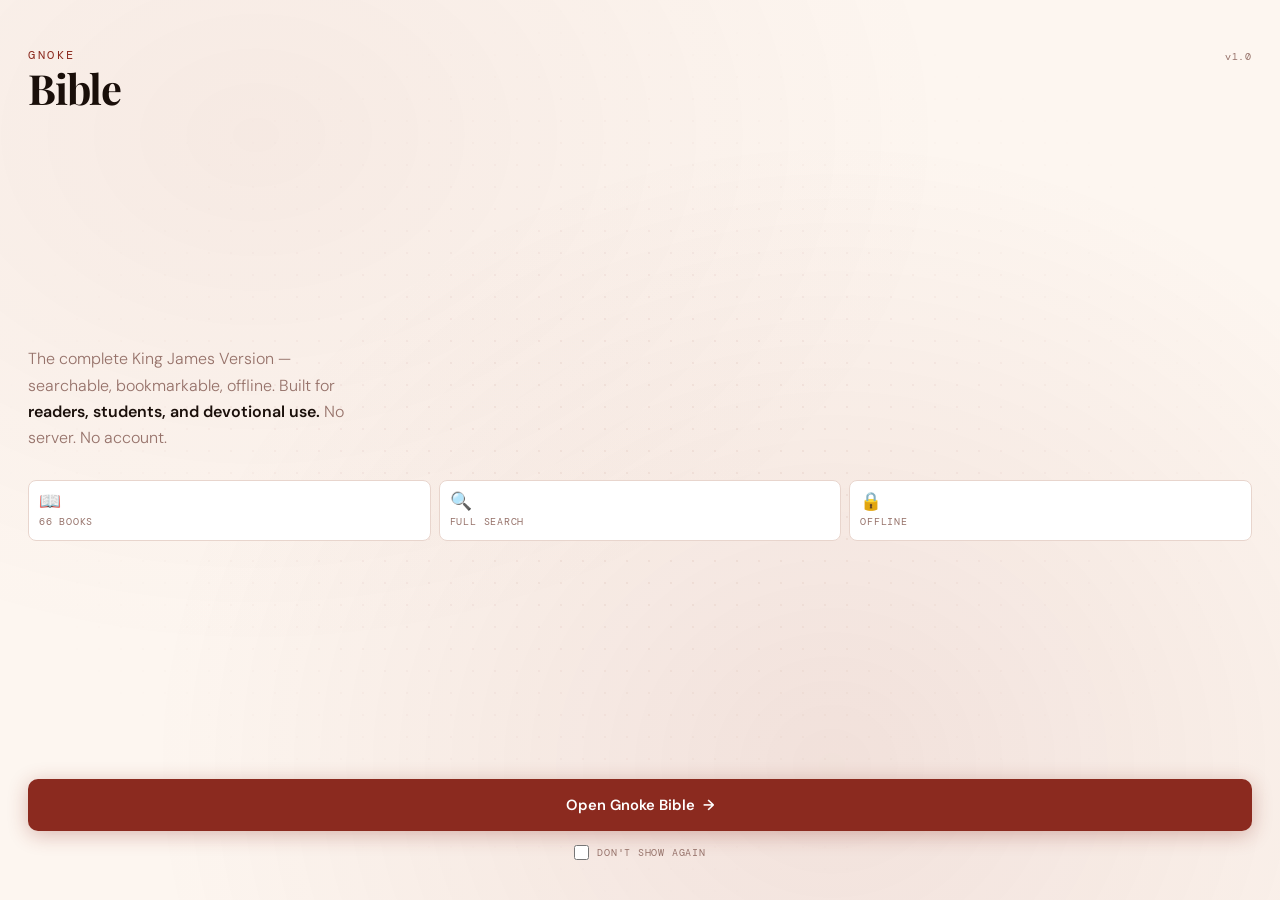
<file: index.html>
<!DOCTYPE html>
<html lang="en">
<head>
  <meta charset="UTF-8" />
  <meta name="viewport" content="width=device-width, initial-scale=1.0, viewport-fit=cover" />
  <title>Gnoke Bible</title>

  <link rel="preconnect" href="https://fonts.googleapis.com" />
  <link rel="preconnect" href="https://fonts.gstatic.com" crossorigin />
  <link href="https://fonts.googleapis.com/css2?family=DM+Mono:wght@400;500&family=Playfair+Display:wght@700&family=DM+Sans:wght@300;400;600&display=swap" rel="stylesheet" />

  <link rel="icon"             type="image/png" href="global.png" />
  <link rel="apple-touch-icon" href="global.png" />
  <link rel="manifest"         href="manifest.json" />

  <!-- Anti-FOUC: apply saved theme before first paint -->
  <script>
    (function(){
      var t = localStorage.getItem('gnoke_bible_theme');
      if (t) document.documentElement.setAttribute('data-theme', t);
    })();
  </script>

  <script>
    if ('serviceWorker' in navigator) {
      navigator.serviceWorker.register('sw.js');
    }
  </script>

  <style>
    *, *::before, *::after { box-sizing: border-box; margin: 0; padding: 0; }

    :root {
      --accent:  #8b2a1f;
      --bg:      #fdf6f0;
      --text:    #1a0f0a;
      --muted:   #96726a;
      --surface: #ffffff;
      --border:  #e8d5cd;

      --font-sans:    'DM Sans', sans-serif;
      --font-mono:    'DM Mono', monospace;
      --font-display: 'Playfair Display', serif;
    }

    [data-theme="dark"] {
      --bg:      #130806;
      --text:    #f0e6e2;
      --muted:   #96726a;
      --surface: #1e0f0a;
      --border:  #3d1a14;
    }

    html, body {
      width: 100%; height: 100dvh;
      background: var(--bg); color: var(--text);
      font-family: var(--font-sans);
      -webkit-font-smoothing: antialiased;
      overflow: hidden;
      transition: background .2s;
    }

    /* ── Ambient glow ── */
    .bg-layer {
      position: fixed; inset: 0; z-index: 0; pointer-events: none;
      background:
        radial-gradient(ellipse at 65% 85%, rgba(139,42,31,0.10) 0%, transparent 58%),
        radial-gradient(ellipse at 20% 15%, rgba(139,42,31,0.06) 0%, transparent 48%);
    }

    /* ── Parchment texture dots ── */
    .bg-dots {
      position: fixed; inset: 0; z-index: 0; pointer-events: none;
      background-image: radial-gradient(circle, rgba(139,42,31,0.06) 1px, transparent 1px);
      background-size: 22px 22px;
      mask-image: radial-gradient(ellipse at 50% 50%, black 20%, transparent 72%);
      -webkit-mask-image: radial-gradient(ellipse at 50% 50%, black 20%, transparent 72%);
    }

    /* ── Layout ── */
    .page {
      position: relative; z-index: 1;
      width: 100%; height: 100dvh;
      display: flex; flex-direction: column;
      justify-content: space-between;
      padding: 48px 28px 40px;
    }

    /* ── Version stamp ── */
    .version {
      position: absolute; top: 50px; right: 28px;
      font-family: var(--font-mono);
      font-size: .62rem; letter-spacing: .08em; color: var(--muted);
      opacity: 0; animation: up .5s ease .05s forwards;
    }

    /* ── TOP: Brand ── */
    .top {
      display: flex; flex-direction: column; gap: 4px;
      opacity: 0; animation: up .5s ease .1s forwards;
    }
    .gnoke-label {
      font-family: var(--font-mono);
      font-size: .72rem; letter-spacing: .22em;
      text-transform: uppercase; color: var(--accent);
    }
    .app-name {
      font-family: var(--font-display);
      font-size: 2.6rem; font-weight: 700;
      letter-spacing: -.03em; line-height: 1; color: var(--text);
    }

    /* ── MID: Description + Pillars ── */
    .mid {
      display: flex; flex-direction: column; gap: 28px;
      opacity: 0; animation: up .5s ease .25s forwards;
    }
    .desc {
      font-size: 1rem; font-weight: 300;
      color: var(--muted); line-height: 1.65; max-width: 320px;
    }
    .desc strong { color: var(--text); font-weight: 600; }

    .pillars { display: flex; gap: 8px; }
    .pillar {
      flex: 1; background: var(--surface);
      border: 1px solid var(--border); border-radius: 8px;
      padding: 12px 10px;
      display: flex; flex-direction: column; gap: 5px;
    }
    .pillar-icon  { font-size: 1.1rem; line-height: 1; }
    .pillar-label {
      font-family: var(--font-mono);
      font-size: .6rem; letter-spacing: .08em;
      text-transform: uppercase; color: var(--muted);
    }

    /* ── BOTTOM: CTA + Skip row ── */
    .bottom {
      display: flex; flex-direction: column; gap: 14px;
      opacity: 0; animation: up .5s ease .4s forwards;
    }
    .enter-btn {
      display: flex; align-items: center;
      justify-content: center; gap: 8px;
      width: 100%; padding: 16px;
      background: var(--accent); color: #fff;
      font-family: var(--font-sans);
      font-size: .92rem; font-weight: 600;
      border: none; border-radius: 10px;
      cursor: pointer; text-decoration: none;
      transition: opacity .15s, transform .15s;
      box-shadow: 0 4px 20px rgba(139,42,31,.30);
    }
    .enter-btn:active { opacity: .88; transform: scale(.98); }
    .arrow { transition: transform .2s; display: inline-block; }
    .enter-btn:hover .arrow { transform: translateX(4px); }

    .skip-row {
      display: flex; align-items: center;
      justify-content: center; gap: 8px;
    }
    .skip-row input {
      width: 15px; height: 15px;
      accent-color: var(--accent); cursor: pointer;
    }
    .skip-row label {
      font-family: var(--font-mono);
      font-size: .62rem; letter-spacing: .08em;
      text-transform: uppercase; color: var(--muted);
      cursor: pointer; user-select: none;
    }

    /* ── Animations ── */
    body.out { animation: fadeOut .28s ease forwards; }
    @keyframes fadeOut { to { opacity: 0; } }
    @keyframes up {
      from { opacity: 0; transform: translateY(12px); }
      to   { opacity: 1; transform: translateY(0); }
    }
  </style>
</head>
<body>

<div class="bg-layer"></div>
<div class="bg-dots"></div>
<span class="version">v1.0</span>

<div class="page">

  <div class="top">
    <span class="gnoke-label">Gnoke</span>
    <span class="app-name">Bible</span>
  </div>

  <div class="mid">
    <p class="desc">
      The complete King James Version — searchable, bookmarkable, offline.
      Built for <strong>readers, students, and devotional use.</strong>
      No server. No account.
    </p>
    <div class="pillars">
      <div class="pillar">
        <span class="pillar-icon">📖</span>
        <span class="pillar-label">66 Books</span>
      </div>
      <div class="pillar">
        <span class="pillar-icon">🔍</span>
        <span class="pillar-label">Full Search</span>
      </div>
      <div class="pillar">
        <span class="pillar-icon">🔒</span>
        <span class="pillar-label">Offline</span>
      </div>
    </div>
  </div>

  <div class="bottom">
    <!--
      Always links to the specific first HTML file — not just "main/".
      Template 2 is an MPA: folder-only links break on most static servers.
    -->
    <a class="enter-btn" href="main/read.html" onclick="go(event)">
      Open Gnoke Bible <span class="arrow">→</span>
    </a>
    <div class="skip-row">
      <input type="checkbox" id="skip" />
      <label for="skip">Don't show again</label>
    </div>
  </div>

</div>

<script>
  const KEY = 'gnoke_bible_skip_intro';

  if (localStorage.getItem(KEY) === '1') {
    window.location.replace('main/read.html');
  }

  function go(e) {
    e.preventDefault();
    if (document.getElementById('skip').checked) {
      localStorage.setItem(KEY, '1');
    }
    document.body.classList.add('out');
    setTimeout(() => { window.location.href = 'main/read.html'; }, 280);
  }
</script>
</body>
</html>
</file>
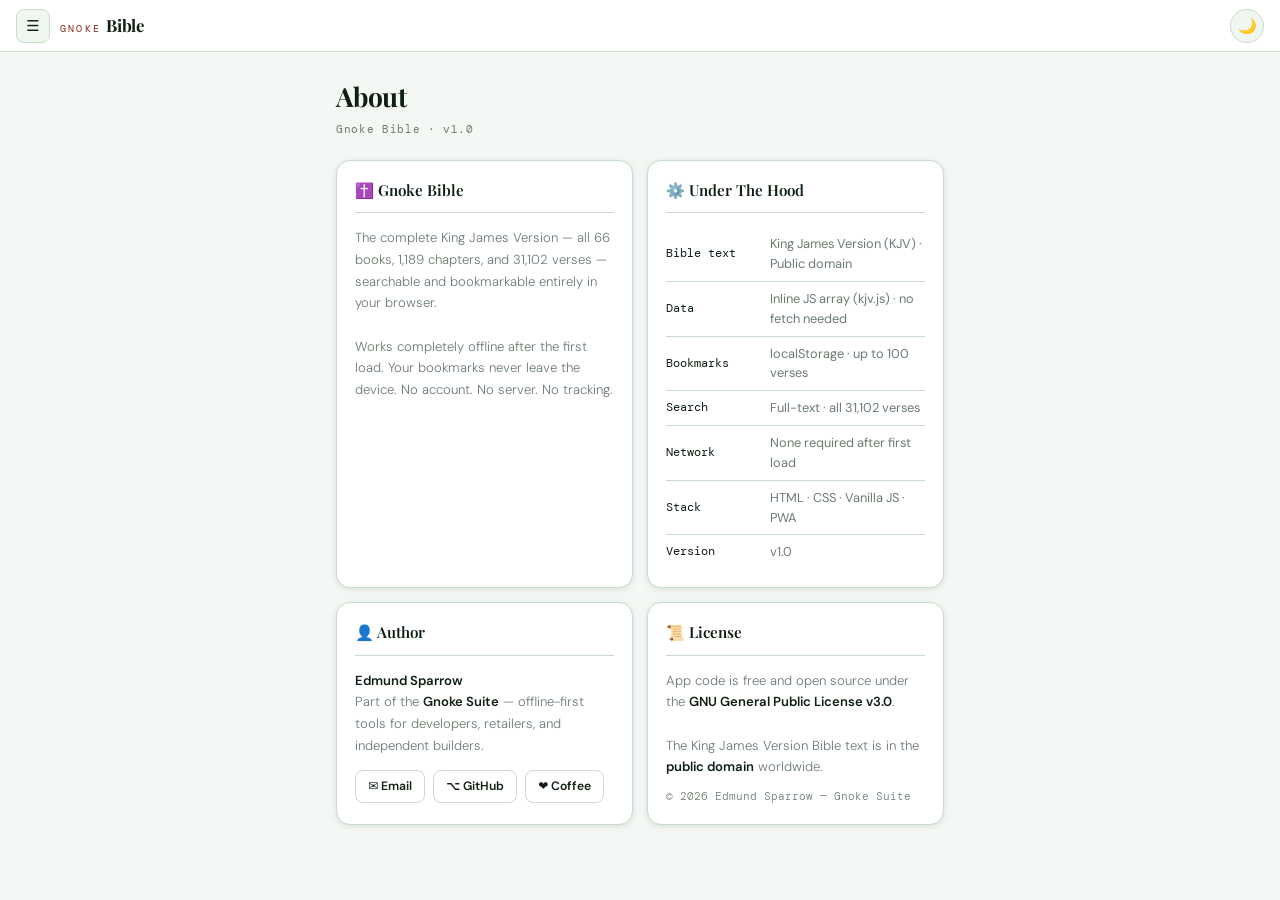
<file: main/about.html>
<!DOCTYPE html>
<html lang="en">
<head>
  <meta charset="UTF-8" />
  <meta name="viewport" content="width=device-width, initial-scale=1.0, viewport-fit=cover" />
  <title>About — Gnoke Bible</title>
  <link rel="preconnect" href="https://fonts.googleapis.com" />
  <link rel="preconnect" href="https://fonts.gstatic.com" crossorigin />
  <link href="https://fonts.googleapis.com/css2?family=DM+Mono:wght@400;500&family=Playfair+Display:wght@700&family=DM+Sans:wght@300;400;600&display=swap" rel="stylesheet" />
  <link rel="stylesheet" href="./shared.css" />
  <link rel="icon"    type="image/png" href="../global.png" />
  <link rel="manifest" href="../manifest.json" />
  <script>(function(){var t=localStorage.getItem('gnoke_bible_theme');if(t)document.documentElement.setAttribute('data-theme',t);})();</script>
  <style>
    :root {
      --accent:     #8b2a1f;
      --accent-dk:  #6e1f16;
      --accent-lt:  rgba(139,42,31,0.10);
      --accent-txt: #6e1f16;
      --accent-dim: rgba(139,42,31,0.12);
      --text2:      #8b2a1f;
    }
    [data-theme="dark"] {
      --accent:     #d4614e;
      --accent-dk:  #b84e3d;
      --accent-lt:  rgba(212,97,78,0.15);
      --accent-txt: #f0a090;
      --accent-dim: rgba(212,97,78,0.18);
      --text2:      #f0a090;
    }
  </style>
</head>
<body data-page="about">

<div id="app-shell"></div>

<div id="page-wrap">
  <div class="page-content">

    <div class="page-header">
      <div>
        <h1>About</h1>
        <p class="sub">Gnoke Bible · v1.0</p>
      </div>
    </div>

    <div class="card-grid">

      <div class="form-card">
        <h2 class="card-title">✝️ Gnoke Bible</h2>
        <p class="hint">
          The complete King James Version — all 66 books, 1,189 chapters,
          and 31,102 verses — searchable and bookmarkable entirely in your browser.<br /><br />
          Works completely offline after the first load.
          Your bookmarks never leave the device.
          No account. No server. No tracking.
        </p>
      </div>

      <div class="form-card">
        <h2 class="card-title">⚙️ Under The Hood</h2>
        <table class="about-table">
          <tbody>
            <tr><td>Bible text</td>  <td>King James Version (KJV) · Public domain</td></tr>
            <tr><td>Data</td>        <td>Inline JS array (kjv.js) · no fetch needed</td></tr>
            <tr><td>Bookmarks</td>   <td>localStorage · up to 100 verses</td></tr>
            <tr><td>Search</td>      <td>Full-text · all 31,102 verses</td></tr>
            <tr><td>Network</td>     <td>None required after first load</td></tr>
            <tr><td>Stack</td>       <td>HTML · CSS · Vanilla JS · PWA</td></tr>
            <tr><td>Version</td>     <td>v1.0</td></tr>
          </tbody>
        </table>
      </div>

      <div class="form-card">
        <h2 class="card-title">👤 Author</h2>
        <p class="hint">
          <strong>Edmund Sparrow</strong><br />
          Part of the <strong>Gnoke Suite</strong> — offline-first tools
          for developers, retailers, and independent builders.
        </p>
        <div style="display:flex;gap:8px;margin-top:14px;flex-wrap:wrap;">
          <a class="btn btn-ghost btn-sm" href="mailto:ekongmikpe@gmail.com">✉ Email</a>
          <a class="btn btn-ghost btn-sm" href="https://github.com/edmundsparrow" target="_blank" rel="noopener">⌥ GitHub</a>
          <a class="btn btn-ghost btn-sm" href="https://selar.com/showlove/edmundsparrow" target="_blank" rel="noopener">❤️ Coffee</a>
        </div>
      </div>

      <div class="form-card">
        <h2 class="card-title">📜 License</h2>
        <p class="hint">
          App code is free and open source under the
          <strong>GNU General Public License v3.0</strong>.<br /><br />
          The King James Version Bible text is in the
          <strong>public domain</strong> worldwide.
        </p>
        <p class="hint" style="margin-top:10px;font-family:var(--font-mono);font-size:.66rem;color:var(--muted);">
          © 2026 Edmund Sparrow — Gnoke Suite
        </p>
      </div>

    </div>
  </div>
</div>

<div id="toast"></div>

<script src="./helpers.js"></script>
<script src="./menu.js"></script>
</body>
</html>
</file>
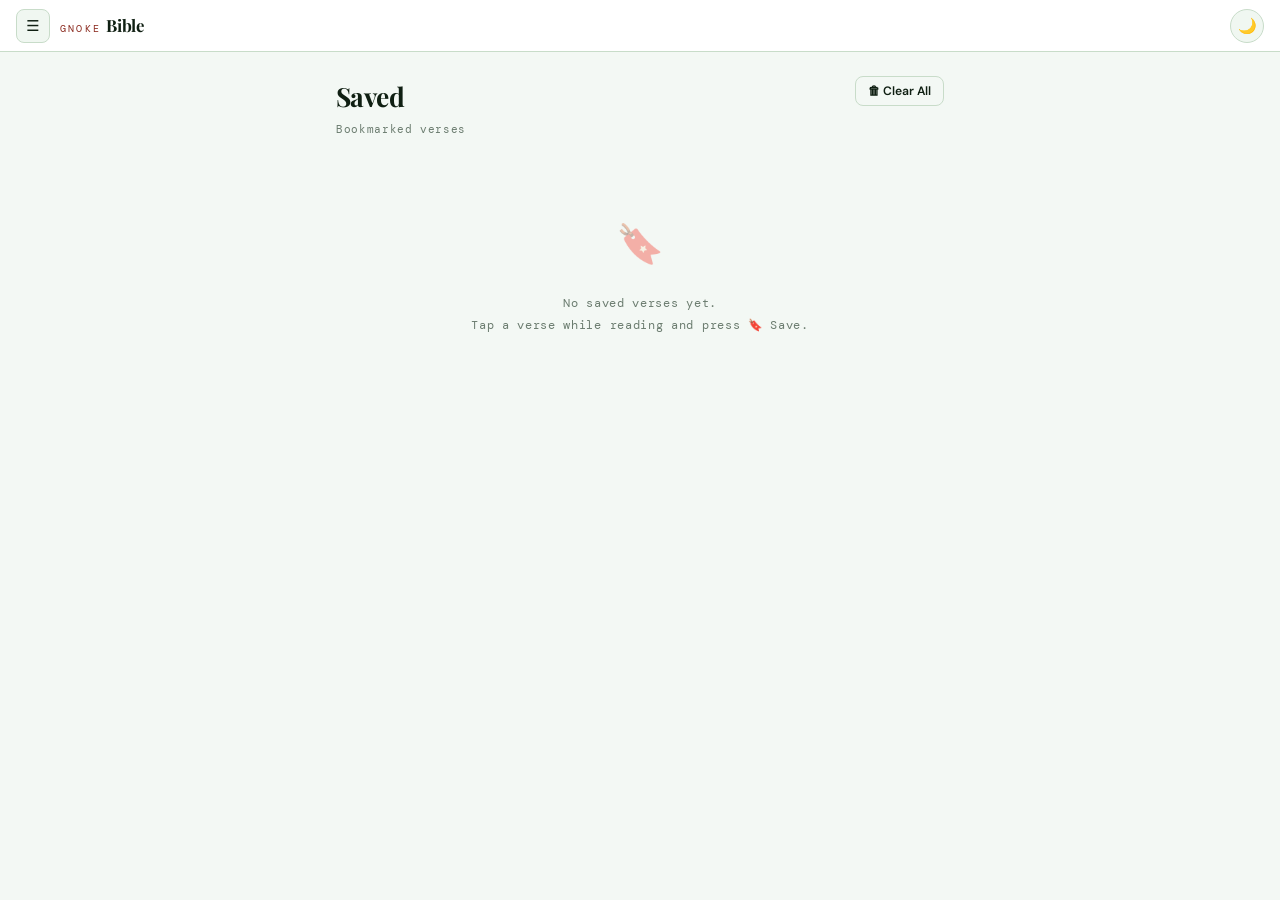
<file: main/saved.html>
<!DOCTYPE html>
<html lang="en">
<head>
  <meta charset="UTF-8" />
  <meta name="viewport" content="width=device-width, initial-scale=1.0, viewport-fit=cover" />
  <title>Saved — Gnoke Bible</title>
  <link rel="preconnect" href="https://fonts.googleapis.com" />
  <link rel="preconnect" href="https://fonts.gstatic.com" crossorigin />
  <link href="https://fonts.googleapis.com/css2?family=DM+Mono:wght@400;500&family=Playfair+Display:wght@700&family=DM+Sans:wght@300;400;600&display=swap" rel="stylesheet" />
  <link rel="stylesheet" href="./shared.css" />
  <link rel="icon"    type="image/png" href="../global.png" />
  <link rel="manifest" href="../manifest.json" />
  <script>(function(){var t=localStorage.getItem('gnoke_bible_theme');if(t)document.documentElement.setAttribute('data-theme',t);})();</script>
  <style>
    :root {
      --accent:     #8b2a1f;
      --accent-dk:  #6e1f16;
      --accent-lt:  rgba(139,42,31,0.10);
      --accent-txt: #6e1f16;
      --accent-dim: rgba(139,42,31,0.12);
      --text2:      #8b2a1f;
    }
    [data-theme="dark"] {
      --accent:     #d4614e;
      --accent-dk:  #b84e3d;
      --accent-lt:  rgba(212,97,78,0.15);
      --accent-txt: #f0a090;
      --accent-dim: rgba(212,97,78,0.18);
      --text2:      #f0a090;
    }
  </style>
</head>
<body data-page="saved">

<div id="app-shell"></div>

<div id="page-wrap">
  <div class="page-content">

    <div class="page-header">
      <div>
        <h1>Saved</h1>
        <p class="sub">Bookmarked verses</p>
      </div>
      <button class="btn btn-ghost btn-sm" id="btn-clear-all">🗑 Clear All</button>
    </div>

    <div class="item-list" id="saved-list"></div>

  </div>
</div>

<div id="toast"></div>

<script src="./helpers.js"></script>
<script src="./menu.js"></script>
<script>
'use strict';
(function () {

  applyFontSize();

  function render() {
    const list  = document.getElementById('saved-list');
    const items = SavedItems.getAll();

    if (!items.length) {
      list.innerHTML = `
        <div class="empty-state">
          <span class="empty-icon">🔖</span>
          No saved verses yet.<br>
          Tap a verse while reading and press 🔖 Save.
        </div>`;
      return;
    }

    list.innerHTML = '';
    items.forEach(item => {
      const row = document.createElement('div');
      row.className = 'item-row';
      row.innerHTML = `
        <span class="item-row-icon">🔖</span>
        <span class="item-row-body">
          <span class="item-row-title">${_esc(item.title)}</span>
          <span class="item-row-sub">${_esc(item.subtitle)}</span>
        </span>
        <button class="item-row-del" data-id="${item.id}" title="Remove">✕</button>`;

      row.addEventListener('click', e => {
        if (e.target.classList.contains('item-row-del')) return;
        const b = item.meta?.bookNum;
        const c = item.meta?.chNum;
        window.location.href = (b && c)
          ? `./read.html?book=${b}&ch=${c}`
          : './read.html';
      });

      row.querySelector('.item-row-del').addEventListener('click', e => {
        e.stopPropagation();
        SavedItems.remove(item.id);
        render();
        toast('Removed', 'ok');
      });

      list.appendChild(row);
    });
  }

  document.getElementById('btn-clear-all').addEventListener('click', () => {
    if (!SavedItems.getAll().length) { toast('Nothing to clear', 'err'); return; }
    if (!confirm('Remove all saved verses? This cannot be undone.')) return;
    SavedItems.clear();
    render();
    toast('Bookmarks cleared', 'ok');
  });

  function _esc(str) {
    return String(str || '').replace(/[&<>"']/g, c => ({'&':'&amp;','<':'&lt;','>':'&gt;','"':'&quot;',"'":'&#39;'}[c]));
  }

  render();

})();
</script>
</body>
</html>
</file>
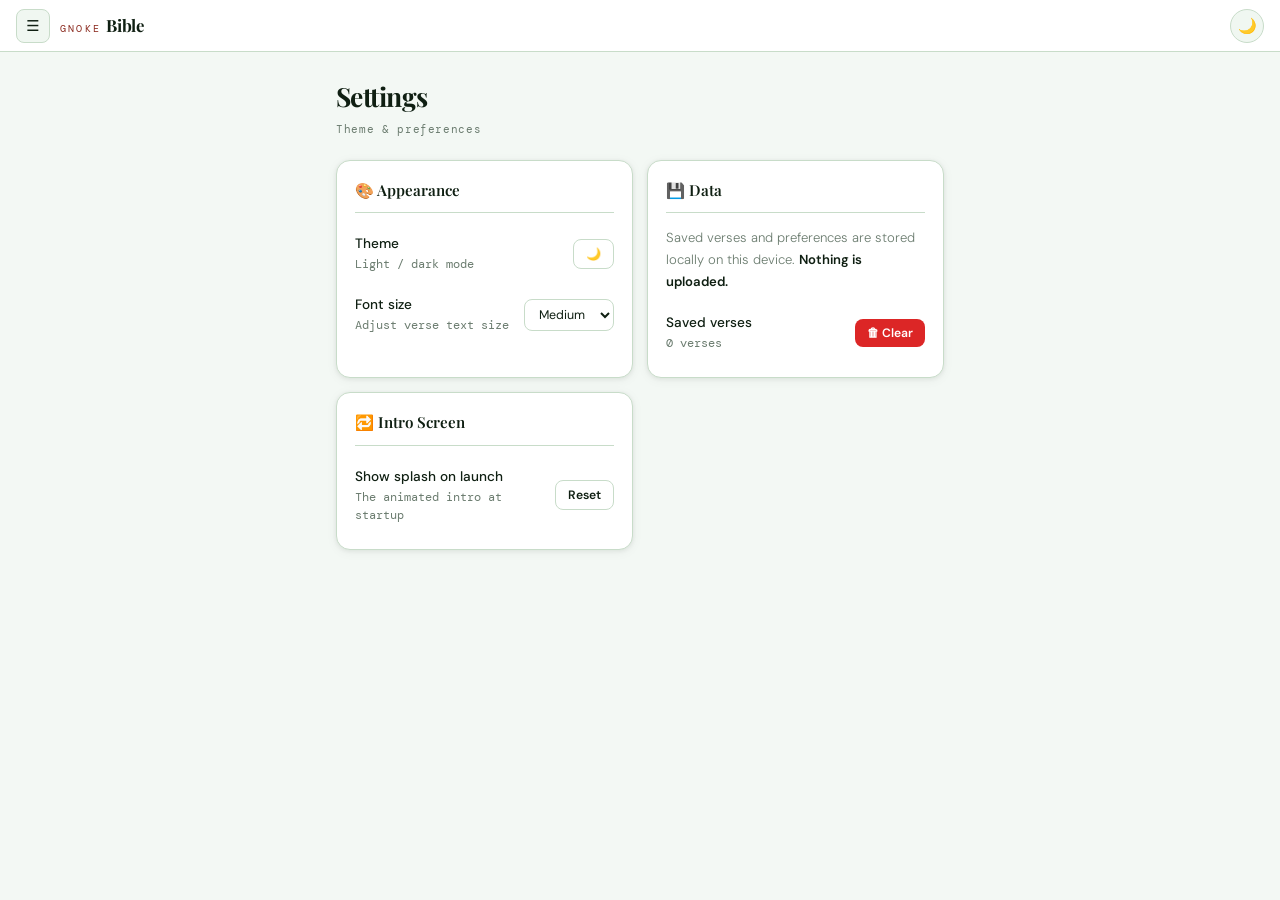
<file: main/settings.html>
<!DOCTYPE html>
<html lang="en">
<head>
  <meta charset="UTF-8" />
  <meta name="viewport" content="width=device-width, initial-scale=1.0, viewport-fit=cover" />
  <title>Settings — Gnoke Bible</title>
  <link rel="preconnect" href="https://fonts.googleapis.com" />
  <link rel="preconnect" href="https://fonts.gstatic.com" crossorigin />
  <link href="https://fonts.googleapis.com/css2?family=DM+Mono:wght@400;500&family=Playfair+Display:wght@700&family=DM+Sans:wght@300;400;600&display=swap" rel="stylesheet" />
  <link rel="stylesheet" href="./shared.css" />
  <link rel="icon"    type="image/png" href="../global.png" />
  <link rel="manifest" href="../manifest.json" />
  <script>(function(){var t=localStorage.getItem('gnoke_bible_theme');if(t)document.documentElement.setAttribute('data-theme',t);})();</script>
  <style>
    :root {
      --accent:     #8b2a1f;
      --accent-dk:  #6e1f16;
      --accent-lt:  rgba(139,42,31,0.10);
      --accent-txt: #6e1f16;
      --accent-dim: rgba(139,42,31,0.12);
      --text2:      #8b2a1f;
    }
    [data-theme="dark"] {
      --accent:     #d4614e;
      --accent-dk:  #b84e3d;
      --accent-lt:  rgba(212,97,78,0.15);
      --accent-txt: #f0a090;
      --accent-dim: rgba(212,97,78,0.18);
      --text2:      #f0a090;
    }
  </style>
</head>
<body data-page="settings">

<div id="app-shell"></div>

<div id="page-wrap">
  <div class="page-content">

    <div class="page-header">
      <div>
        <h1>Settings</h1>
        <p class="sub">Theme &amp; preferences</p>
      </div>
    </div>

    <div class="card-grid">

      <div class="form-card">
        <h2 class="card-title">🎨 Appearance</h2>

        <div class="setting-row">
          <div>
            <div class="setting-label">Theme</div>
            <div class="setting-sub">Light / dark mode</div>
          </div>
          <button class="btn btn-ghost btn-sm btn-theme">🌙</button>
        </div>

        <div class="setting-row" style="margin-top:8px;">
          <div>
            <div class="setting-label">Font size</div>
            <div class="setting-sub">Adjust verse text size</div>
          </div>
          <select id="font-size-select" style="width:auto;padding:6px 10px;font-size:.78rem;">
            <option value="sm">Small</option>
            <option value="md">Medium</option>
            <option value="lg">Large</option>
            <option value="xl">X-Large</option>
          </select>
        </div>
      </div>

      <div class="form-card">
        <h2 class="card-title">💾 Data</h2>
        <p class="hint" style="margin-bottom:14px;">
          Saved verses and preferences are stored locally on this device.
          <strong>Nothing is uploaded.</strong>
        </p>
        <div class="setting-row">
          <div>
            <div class="setting-label">Saved verses</div>
            <div class="setting-sub" id="saved-count">— items</div>
          </div>
          <button class="btn btn-danger btn-sm" id="btn-clear-saved">🗑 Clear</button>
        </div>
      </div>

      <div class="form-card">
        <h2 class="card-title">🔁 Intro Screen</h2>
        <div class="setting-row">
          <div>
            <div class="setting-label">Show splash on launch</div>
            <div class="setting-sub">The animated intro at startup</div>
          </div>
          <button class="btn btn-ghost btn-sm" id="btn-reset-intro">Reset</button>
        </div>
      </div>

    </div>
  </div>
</div>

<div id="toast"></div>

<script src="./helpers.js"></script>
<script src="./menu.js"></script>
<script>
'use strict';
(function () {

  applyFontSize();

  const count = SavedItems.getAll().length;
  document.getElementById('saved-count').textContent = count + ' verse' + (count !== 1 ? 's' : '');

  const sizeSelect = document.getElementById('font-size-select');
  sizeSelect.value = AppSettings.get('fontSize') || 'md';
  sizeSelect.addEventListener('change', () => {
    AppSettings.set('fontSize', sizeSelect.value);
    document.body.setAttribute('data-font-size', sizeSelect.value);
    toast('Font size updated', 'ok');
  });

  document.getElementById('btn-clear-saved').addEventListener('click', () => {
    if (!SavedItems.getAll().length) { toast('Nothing to clear', 'err'); return; }
    if (!confirm('Remove all saved verses? This cannot be undone.')) return;
    SavedItems.clear();
    document.getElementById('saved-count').textContent = '0 verses';
    toast('Saved verses cleared', 'ok');
  });

  document.getElementById('btn-reset-intro').addEventListener('click', () => {
    localStorage.removeItem('gnoke_bible_skip_intro');
    toast('Intro will show on next launch', 'ok');
  });

})();
</script>
</body>
</html>
</file>
<file: main/shared.css>
/* ─────────────────────────────────────────────────────────
   Gnoke [AppName] — shared.css  (Template 2)
   Design system for multi-page Gnoke apps.

   SETUP: Replace --accent with your app's unique colour.
   Known Suite accents:
     QR         #1e3a8a  (navy)
     Petroleum  #c2510a  (burnt orange)
     Gas        #2563eb  (electric blue)
   Format: gnoke_[appname]_theme in localStorage.
───────────────────────────────────────────────────────── */

/* ── Tokens ── */
:root {
  --bg:           #f3f8f4;
  --bg2:          #e6f0e8;
  --surface:      #ffffff;
  --surface2:     #f0f7f1;
  --surface3:     #e8f2ea;
  --text:         #0f1f12;
  --text2:        #166534;
  --muted:        #6b7c6f;
  --border:       #c8dcc9;
  --border2:      #9ab89c;

  /* REPLACE: this app's unique accent colour */
  --accent:       #166534;
  --accent-dk:    #10542a;
  --accent-lt:    #dcfce7;
  --accent-txt:   #166534;
  --accent-dim:   rgba(22,101,52,0.10);

  --green:        #166534;
  --green-lt:     #dcfce7;
  --danger:       #dc2626;
  --red-lt:       #fee2e2;

  --topbar-bg:    #ffffff;
  --topbar-bdr:   #c8dcc9;
  --topbar-txt:   #0f1f12;
  --topbar-muted: #6b7c6f;
  --topbar-h:     52px;

  --font-sans:    'DM Sans', system-ui, sans-serif;
  --font-mono:    'DM Mono', monospace;
  --font-display: 'Playfair Display', serif;

  --radius:    10px;
  --radius-lg: 14px;
  --shadow:    0 1px 4px rgba(15,31,18,.07), 0 2px 12px rgba(15,31,18,.05);
  --shadow-lg: 0 4px 24px rgba(15,31,18,.14);
  --transition: 0.18s ease;
}

[data-theme="dark"] {
  --bg:       #060f08;
  --bg2:      #0b1a0d;
  --surface:  #0f1f12;
  --surface2: #152819;
  --surface3: #1c3320;
  --text:     #e2f0e4;
  --text2:    #86efac;
  --muted:    #6b7c6f;
  --border:   #1c3d20;
  --border2:  #2d5e33;

  --accent-lt:  rgba(22,101,52,0.22);
  --accent-txt: #86efac;
  --accent-dim: rgba(22,101,52,0.18);

  --topbar-bg:    #060f08;
  --topbar-bdr:   #1c3d20;
  --topbar-txt:   #e2f0e4;
  --topbar-muted: #6b7c6f;

  --shadow:    0 1px 4px rgba(0,0,0,.3), 0 2px 12px rgba(0,0,0,.2);
  --shadow-lg: 0 4px 24px rgba(0,0,0,.4);
}

/* ── Reset ── */
*, *::before, *::after { box-sizing: border-box; margin: 0; padding: 0; }
html { scroll-behavior: smooth; }
body {
  font-family: var(--font-sans);
  background: var(--bg); color: var(--text);
  line-height: 1.55; height: 100dvh;
  -webkit-font-smoothing: antialiased;
  overflow: hidden;
  display: flex; flex-direction: column;
  transition: background .2s, color .2s;
}
a { text-decoration: none; color: inherit; }
button, input, select, textarea { font-family: var(--font-sans); font-size: inherit; }

/* ── Topbar (injected by menu.js) ── */
#topbar {
  height: var(--topbar-h);
  background: var(--topbar-bg);
  border-bottom: 1px solid var(--topbar-bdr);
  display: flex; align-items: center;
  gap: 10px; padding: 0 16px;
  flex-shrink: 0; z-index: 100;
  transition: background .2s, border-color .2s;
}
#hamburger {
  background: var(--surface2); border: 1px solid var(--border);
  color: var(--topbar-txt); width: 34px; height: 34px;
  border-radius: 8px; cursor: pointer; font-size: 15px;
  display: flex; align-items: center; justify-content: center;
  transition: border-color var(--transition);
  -webkit-tap-highlight-color: transparent;
}
#hamburger:hover { border-color: var(--accent); }
#brand {
  display: flex; align-items: baseline; gap: 5px;
  cursor: pointer; flex-shrink: 0; text-decoration: none;
}
#brand-gnoke {
  font-family: var(--font-mono); font-size: .62rem;
  letter-spacing: .22em; text-transform: uppercase; color: var(--accent);
}
#brand-app {
  font-family: var(--font-display); font-size: 1.05rem;
  font-weight: 700; color: var(--topbar-txt); letter-spacing: -.01em;
}
.topbar-spacer { flex: 1; }
#topbar-right { display: flex; align-items: center; gap: 8px; flex-shrink: 0; }
.icon-btn {
  width: 34px; height: 34px; border-radius: 50%;
  border: 1px solid var(--border);
  background: var(--surface2); color: var(--topbar-txt);
  cursor: pointer; font-size: 15px;
  display: flex; align-items: center; justify-content: center;
  transition: border-color var(--transition), background var(--transition);
  -webkit-tap-highlight-color: transparent;
}
.icon-btn:hover { border-color: var(--accent); background: var(--accent-dim); }

/* ── Drawer (injected by menu.js) ── */
#drawer-overlay {
  display: none; position: fixed; inset: 0;
  background: rgba(0,0,0,.45); z-index: 9998;
  backdrop-filter: blur(2px);
}
#drawer-overlay.open { display: block; }
#drawer {
  position: fixed; top: 0; left: -300px; bottom: 0;
  width: 268px; background: var(--surface);
  border-right: 1px solid var(--border);
  z-index: 9999; display: flex; flex-direction: column;
  transition: left .26s cubic-bezier(.4,0,.2,1);
  box-shadow: 4px 0 24px rgba(0,0,0,.2);
}
#drawer.open { left: 0; }
#drawer-head {
  display: flex; align-items: center; gap: 8px;
  padding: 18px 16px 14px;
  border-bottom: 1px solid var(--border);
  position: relative;
}
#drawer-gnoke {
  font-family: var(--font-mono); font-size: .62rem;
  letter-spacing: .22em; text-transform: uppercase; color: var(--accent);
}
#drawer-name {
  font-family: var(--font-display); font-size: 1rem;
  font-weight: 700; color: var(--text);
}
#drawer-close {
  position: absolute; right: 14px; top: 14px;
  background: none; border: none; color: var(--muted);
  font-size: 1rem; cursor: pointer; padding: 4px 8px;
  border-radius: 4px; transition: color var(--transition);
}
#drawer-close:hover { color: var(--text); }
#drawer-nav { flex: 1; overflow-y: auto; padding: 6px 0; }
.drawer-item {
  display: flex; align-items: center; gap: 12px;
  padding: 12px 16px; text-decoration: none;
  color: var(--muted); border-left: 3px solid transparent;
  transition: background .12s, color .12s, border-color .12s;
  -webkit-tap-highlight-color: transparent;
}
.drawer-item:hover { background: var(--surface2); color: var(--text2); }
.drawer-item.active {
  background: var(--accent-lt); color: var(--text);
  border-left-color: var(--accent);
}
.drawer-item-icon  { font-size: 1.1rem; width: 24px; text-align: center; flex-shrink: 0; }
.drawer-item-label { font-size: .86rem; font-weight: 600; display: block; }
.drawer-item-sub   { font-size: .68rem; font-family: var(--font-mono); opacity: .55; margin-top: 1px; display: block; }
#drawer-footer {
  padding: .9rem 1.2rem;
  border-top: 1px solid var(--border);
  font-family: var(--font-mono); font-size: .58rem;
  color: var(--muted); letter-spacing: .14em; text-transform: uppercase;
}

/* ── Page wrap ── */
#page-wrap { flex: 1; overflow-y: auto; }
.page-content { max-width: 640px; margin: 0 auto; padding: 24px 16px 60px; }
.page-header {
  display: flex; align-items: flex-start;
  justify-content: space-between; gap: 16px;
  margin-bottom: 22px; flex-wrap: wrap;
}
.page-header h1 {
  font-family: var(--font-display);
  font-size: 1.65rem; font-weight: 700;
  color: var(--text); letter-spacing: -.02em;
}
.page-header .sub {
  font-family: var(--font-mono); font-size: .68rem;
  letter-spacing: .06em; color: var(--muted); margin-top: 4px;
}

/* ── Cards ── */
.card-grid {
  display: grid;
  grid-template-columns: repeat(auto-fit, minmax(260px, 1fr));
  gap: 14px;
}
.form-card {
  background: var(--surface); border: 1px solid var(--border);
  border-radius: var(--radius-lg); padding: 18px;
  box-shadow: var(--shadow);
}
.card-title {
  font-family: var(--font-display);
  font-size: .95rem; font-weight: 600; color: var(--text);
  margin-bottom: 14px; padding-bottom: 10px;
  border-bottom: 1px solid var(--border);
}
.hint { font-size: .82rem; font-weight: 300; color: var(--muted); line-height: 1.65; }
.hint strong { color: var(--text); font-weight: 600; }

/* ── Buttons ── */
.btn {
  padding: 9px 16px; border-radius: 8px; border: none;
  font-family: var(--font-sans); font-size: .82rem; font-weight: 600;
  cursor: pointer; display: inline-flex; align-items: center; gap: 6px;
  transition: opacity var(--transition), transform var(--transition), background var(--transition);
  white-space: nowrap; -webkit-tap-highlight-color: transparent;
}
.btn:active { opacity: .85; transform: scale(.97); }
.btn-primary  { background: var(--accent); color: #fff; }
.btn-primary:hover { background: var(--accent-dk); }
.btn-ghost    { background: transparent; color: var(--text); border: 1px solid var(--border); }
.btn-ghost:hover { border-color: var(--accent); color: var(--accent); }
.btn-danger   { background: var(--danger); color: #fff; }
.btn-outline  { background: transparent; color: var(--accent); border: 1.5px solid var(--accent); }
.btn-outline:hover { background: var(--accent-lt); }
.btn-sm   { padding: 6px 12px; font-size: .76rem; }
.btn-full { width: 100%; justify-content: center; }

/* ── Form elements ── */
.form-group { margin-bottom: 14px; }
label {
  display: block; font-family: var(--font-mono);
  font-size: .66rem; font-weight: 500; letter-spacing: .08em;
  text-transform: uppercase; color: var(--text2); margin-bottom: 5px;
}
input[type="text"],
input[type="url"],
input[type="email"],
input[type="search"],
input[type="number"],
textarea, select {
  width: 100%; padding: 9px 12px;
  border: 1.5px solid var(--border); border-radius: 8px;
  background: var(--surface); color: var(--text);
  font-size: .88rem; font-family: var(--font-sans);
  transition: border-color var(--transition), box-shadow var(--transition);
}
input:focus, textarea:focus, select:focus {
  outline: none; border-color: var(--accent);
  box-shadow: 0 0 0 3px var(--accent-lt);
}
textarea { resize: vertical; min-height: 90px; }
select { cursor: pointer; }

/* ── Tab bar ── */
.tab-bar {
  display: flex; gap: 4px;
  background: var(--surface2); border: 1px solid var(--border);
  border-radius: 10px; padding: 4px; margin-bottom: 18px;
}
.tab-btn {
  flex: 1; padding: 8px 6px; border: none; border-radius: 7px;
  background: transparent; color: var(--muted);
  font-family: var(--font-mono); font-size: .62rem;
  letter-spacing: .06em; text-transform: uppercase;
  cursor: pointer; transition: background var(--transition), color var(--transition);
  -webkit-tap-highlight-color: transparent;
}
.tab-btn.active {
  background: var(--surface); color: var(--accent);
  box-shadow: 0 1px 4px rgba(0,0,0,.08); font-weight: 600;
}

/* ── Content block (main reading/display area) ── */
.content-block {
  background: var(--surface); border: 1px solid var(--border);
  border-radius: var(--radius-lg); padding: 22px;
  box-shadow: var(--shadow); margin-bottom: 14px;
}
.content-label {
  font-family: var(--font-mono); font-size: .6rem;
  letter-spacing: .1em; text-transform: uppercase;
  color: var(--accent); margin-bottom: 10px;
}
.content-title {
  font-family: var(--font-display);
  font-size: 1.2rem; font-weight: 700;
  color: var(--text); margin-bottom: 14px;
  padding-bottom: 10px; border-bottom: 1px solid var(--border);
}
.content-body {
  font-size: .92rem; color: var(--text);
  line-height: 1.85;
}
/* Font size variants (toggled by settings) */
body[data-font-size="sm"] .content-body { font-size: .8rem; }
body[data-font-size="lg"] .content-body { font-size: 1.05rem; }
body[data-font-size="xl"] .content-body { font-size: 1.18rem; }

.content-meta {
  font-family: var(--font-mono); font-size: .62rem;
  letter-spacing: .06em; text-transform: uppercase;
  color: var(--muted); margin-top: 18px; padding-top: 14px;
  border-top: 1px solid var(--border);
}
.content-actions {
  display: flex; gap: 8px; flex-wrap: wrap;
  margin-top: 14px;
}

/* ── Nav controls (prev / next) ── */
.nav-controls {
  display: flex; align-items: center; justify-content: space-between;
  gap: 10px; padding: 14px 0;
}
.nav-label {
  font-family: var(--font-mono); font-size: .68rem;
  letter-spacing: .06em; text-transform: uppercase;
  color: var(--muted); text-align: center; flex: 1;
}

/* ── Item list ── */
.item-list { display: flex; flex-direction: column; gap: 8px; }
.item-row {
  display: flex; align-items: center; gap: 12px;
  padding: 12px 14px;
  background: var(--surface); border: 1px solid var(--border);
  border-radius: var(--radius); cursor: pointer;
  transition: border-color var(--transition), box-shadow var(--transition);
  -webkit-tap-highlight-color: transparent;
}
.item-row:hover { border-color: var(--accent); box-shadow: var(--shadow); }
.item-row-icon  { font-size: 1.2rem; flex-shrink: 0; }
.item-row-body  { flex: 1; min-width: 0; }
.item-row-title { font-size: .88rem; font-weight: 600; color: var(--text); }
.item-row-sub {
  font-family: var(--font-mono); font-size: .65rem;
  color: var(--muted); margin-top: 2px;
  white-space: nowrap; overflow: hidden; text-overflow: ellipsis;
}
.item-row-action { flex-shrink: 0; color: var(--muted); font-size: .9rem; }
.item-row-del {
  flex-shrink: 0; background: none; border: none;
  color: var(--muted); font-size: .88rem; cursor: pointer;
  padding: 4px 8px; border-radius: 6px;
  transition: color var(--transition), background var(--transition);
  -webkit-tap-highlight-color: transparent;
}
.item-row-del:hover { color: var(--danger); background: var(--red-lt); }

/* ── Badge / tag pill ── */
.badge {
  display: inline-block;
  font-family: var(--font-mono); font-size: .58rem;
  letter-spacing: .08em; text-transform: uppercase;
  background: var(--accent-lt); color: var(--accent-txt);
  border: 1px solid var(--accent-dim);
  border-radius: 5px; padding: 3px 9px;
}

/* ── Search bar ── */
.search-wrap { position: relative; margin-bottom: 16px; }
.search-wrap input {
  padding-left: 36px;
}
.search-icon {
  position: absolute; left: 11px; top: 50%;
  transform: translateY(-50%);
  font-size: .9rem; pointer-events: none; color: var(--muted);
}

/* ── About table ── */
.about-table { width: 100%; border-collapse: collapse; font-size: .8rem; }
.about-table td { padding: 7px 0; border-bottom: 1px solid var(--border); color: var(--muted); }
.about-table td:first-child { font-family: var(--font-mono); font-size: .72rem; color: var(--text); width: 40%; }
.about-table tr:last-child td { border-bottom: none; }

/* ── Toast ── */
#toast {
  position: fixed; bottom: 28px; left: 50%;
  transform: translateX(-50%) translateY(12px);
  background: var(--text); color: var(--bg);
  font-family: var(--font-mono); font-size: .72rem; letter-spacing: .04em;
  padding: 10px 18px; border-radius: 24px;
  opacity: 0; pointer-events: none;
  transition: opacity .2s, transform .2s;
  white-space: nowrap; z-index: 9999;
}
#toast.show { opacity: 1; transform: translateX(-50%) translateY(0); }
#toast.ok   { background: var(--green);  color: #fff; }
#toast.err  { background: var(--danger); color: #fff; }

/* ── Setting row ── */
.setting-row {
  display: flex; align-items: center;
  justify-content: space-between; gap: 12px; padding: 6px 0;
}
.setting-label { font-size: .85rem; font-weight: 500; color: var(--text); }
.setting-sub   { font-size: .72rem; color: var(--muted); margin-top: 2px; font-family: var(--font-mono); }

/* ── Empty state ── */
.empty-state {
  text-align: center; padding: 48px 20px;
  font-family: var(--font-mono); font-size: .72rem;
  color: var(--muted); letter-spacing: .06em; line-height: 1.9;
}
.empty-icon { font-size: 2.4rem; display: block; margin-bottom: 12px; opacity: .4; }

/* ── Responsive ── */
@media (max-width: 480px) {
  .page-content { padding: 18px 14px 60px; }
  .nav-controls .btn { padding: 8px 12px; }
}
</file>
